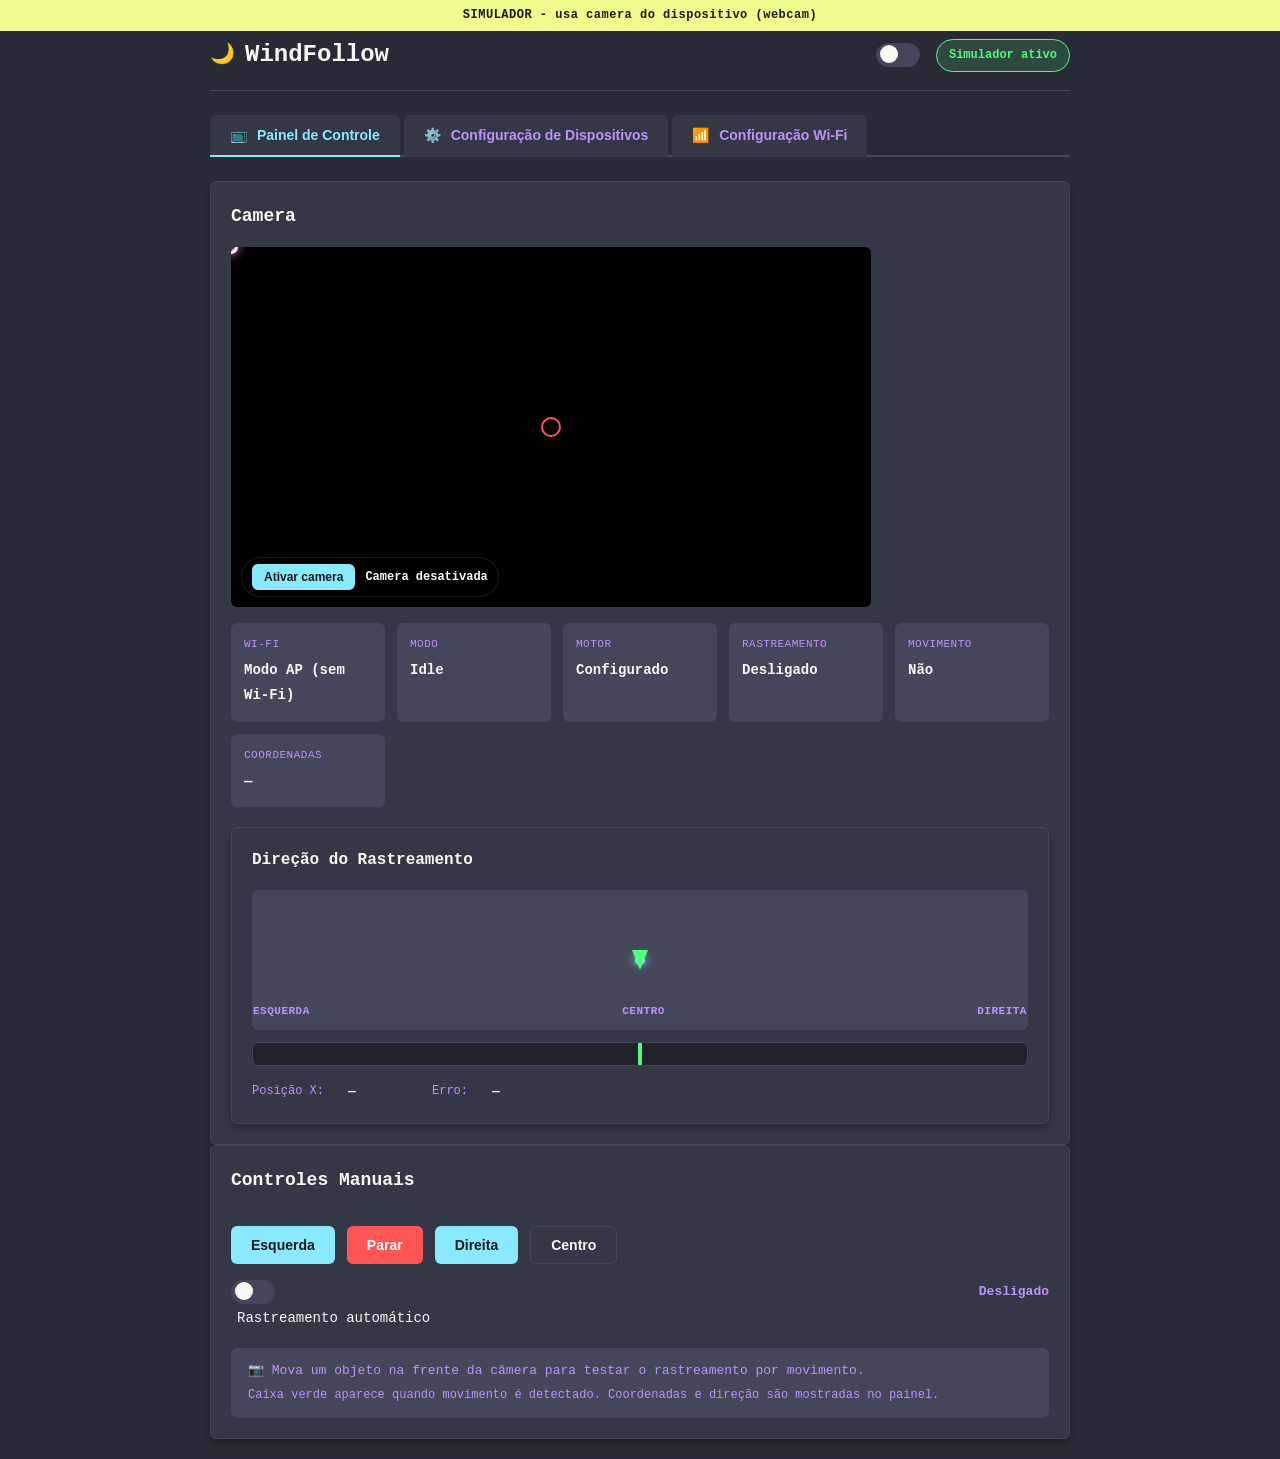
<file: simulator/index.html>
<!DOCTYPE html>
<html lang="pt-BR">
<head>
    <meta charset="UTF-8">
    <meta name="viewport" content="width=device-width, initial-scale=1.0">
    <title>WindFollow - Simulador ESP32</title>
    <link rel="stylesheet" href="css/style.css">
</head>
<body>
    <div class="simulator-badge">SIMULADOR - usa camera do dispositivo (webcam)</div>
    <div id="app">
        <header>
            <h1>WindFollow</h1>
            <div class="header-actions">
                <label class="theme-switch">
                    <input type="checkbox" id="theme-toggle" onchange="sim.toggleTheme()">
                    <span class="theme-slider"></span>
                </label>
                <div id="connection-status" class="status-indicator status-ok">Simulador ativo</div>
            </div>
        </header>

        <!-- Abas principais -->
        <nav class="tabs" id="main-tabs">
            <button class="tab active" data-tab="dashboard" onclick="sim.switchTab('dashboard', this)">
                <span class="tab-icon">📺</span> Painel de Controle
            </button>
            <button class="tab" data-tab="devices" onclick="sim.switchTab('devices', this)">
                <span class="tab-icon">⚙️</span> Configuração de Dispositivos
            </button>
            <button class="tab" data-tab="wifi" onclick="sim.switchTab('wifi', this)">
                <span class="tab-icon">📶</span> Configuração Wi-Fi
            </button>
        </nav>

        <main id="content">
            <!-- Aba: Painel de Controle -->
            <section id="tab-dashboard" class="tab-panel active">
                <div class="card">
                    <h2>Camera</h2>
                    <div class="video-placeholder">
                        <video id="cam-video" autoplay muted playsinline></video>
                        <canvas id="cam-canvas" style="display:none;"></canvas>
                        <div class="video-overlay">
                            <div class="crosshair"></div>
                            <div class="motion-box" id="motion-box" style="display:none;"></div>
                            <div class="target-dot" id="target-dot"></div>
                        </div>
                        <div class="video-controls">
                            <button class="btn btn-primary btn-small" id="btn-camera" onclick="sim.toggleCamera()">Ativar camera</button>
                            <span class="camera-status" id="camera-status">Camera desativada</span>
                        </div>
                    </div>
                    <div class="status-grid">
                        <div class="status-item">
                            <span class="label">Wi-Fi</span>
                            <span class="value" id="status-wifi">Modo AP</span>
                        </div>
                        <div class="status-item">
                            <span class="label">Modo</span>
                            <span class="value" id="status-mode">Idle</span>
                        </div>
                        <div class="status-item">
                            <span class="label">Motor</span>
                            <span class="value" id="status-motor">Parado</span>
                        </div>
                        <div class="status-item">
                            <span class="label">Rastreamento</span>
                            <span class="value" id="status-tracking">Desligado</span>
                        </div>
                        <div class="status-item">
                            <span class="label">Movimento</span>
                            <span class="value" id="status-motion">Não</span>
                        </div>
                        <div class="status-item">
                            <span class="label">Coordenadas</span>
                            <span class="value" id="status-coords">—</span>
                        </div>
                    </div>

                    <!-- Indicador visual de direção -->
                    <div class="direction-card">
                        <h3>Direção do Rastreamento</h3>
                        <div class="direction-visual">
                            <div class="direction-center"></div>
                            <div class="direction-arrow" id="direction-arrow"></div>
                            <div class="direction-labels">
                                <span class="dir-label dir-left">Esquerda</span>
                                <span class="dir-label dir-center">Centro</span>
                                <span class="dir-label dir-right">Direita</span>
                            </div>
                        </div>
                        <div class="direction-zone">
                            <div class="zone-bar" id="zone-bar"></div>
                        </div>
                        <div class="direction-info">
                            <span class="info-label">Posição X:</span>
                            <span class="info-value" id="info-pos-x">—</span>
                            <span class="info-label">Erro:</span>
                            <span class="info-value" id="info-error">—</span>
                        </div>
                    </div>
                </div>
                <div class="card controls-card">
                    <h2>Controles Manuais</h2>
                    <div class="btn-group">
                        <button class="btn btn-primary" onclick="sim.moveLeft()">Esquerda</button>
                        <button class="btn btn-danger" onclick="sim.stop()">Parar</button>
                        <button class="btn btn-primary" onclick="sim.moveRight()">Direita</button>
                        <button class="btn btn-outline" onclick="sim.centerTarget()">Centro</button>
                    </div>
                    <div class="control-row">
                        <label class="toggle">
                            <input type="checkbox" id="toggle-tracking" onchange="sim.toggleTracking(this.checked)">
                            <span class="toggle-slider"></span>
                            <span class="toggle-label nowrap">Rastreamento automático</span>
                        </label>
                        <span class="control-status" id="tracking-status">Desligado</span>
                    </div>
                    <div class="camera-hint">
                        <p>📷 Mova um objeto na frente da câmera para testar o rastreamento por movimento.</p>
                        <p class="hint-detail">Caixa verde aparece quando movimento é detectado. Coordenadas e direção são mostradas no painel.</p>
                    </div>
                </div>
            </section>

            <!-- Aba: Configuração de Dispositivos -->
            <section id="tab-devices" class="tab-panel">
                <div class="card">
                    <h2>Configuracao de Hardware (L298N)</h2>
                    <p class="hint">Esses valores sao enviados para o ESP32 e salvos na memoria (NVS/Preferences).</p>
                    <form id="form-settings">
                        <div class="form-group">
                            <label>GPIO IN1 (L298N) — sentido 1</label>
                            <input type="number" id="gpio_in1" min="0" max="48" value="45" placeholder="Ex: 45">
                            <span class="helper">Sinal da ESP32 ao L298N que define o sentido de rotação. IN1=HIGH + IN2=LOW gira em um sentido.</span>
                        </div>
                        <div class="form-group">
                            <label>GPIO IN2 (L298N) — sentido 2</label>
                            <input type="number" id="gpio_in2" min="0" max="48" value="46" placeholder="Ex: 46">
                            <span class="helper">Trabalha com o IN1 para inverter o sentido. IN1=LOW + IN2=HIGH gira no sentido contrário. Ambos LOW = motor parado.</span>
                        </div>
                        <div class="form-group">
                            <label>GPIO ENA (L298N) — velocidade (PWM)</label>
                            <input type="number" id="gpio_ena" min="0" max="48" value="21" placeholder="Ex: 21">
                            <span class="helper">Controla a velocidade via PWM (0% desligado, 100% máximo). Jumper ENA do módulo deve ser removido para a ESP32 controlar por PWM.</span>
                        </div>
                        <div class="form-group">
                            <label>Tensão do motor (V)</label>
                            <input type="number" id="motor_voltage" min="0" step="0.1" value="12.0" placeholder="Ex: 12">
                            <span class="helper">Apenas para exibição e registro. Não é medida pela ESP32.</span>
                        </div>
                        <div class="form-group">
                            <label>Zona morta (pixels)</label>
                            <input type="number" id="dead_zone" min="0" max="200" value="30">
                            <span class="helper">Tolerância central antes de corrigir. Evita que o motor fique corrigindo continuamente por pequenas oscilações.</span>
                        </div>
                        <div class="form-group">
                            <label>Sensibilidade</label>
                            <input type="number" id="sensitivity" min="1" max="1000" value="30">
                            <span class="helper">Limiar de diferença de quadros. Menor = mais sensível a movimentos pequenos.</span>
                        </div>
                        <div class="form-group">
                            <label>Área mínima (pixels)</label>
                            <input type="number" id="min_area" min="1" max="5000" value="100">
                            <span class="helper">Ignora regiões muito pequenas (ruído do sensor).</span>
                        </div>
                        <div class="form-group">
                            <label>Duração do pulso (ms)</label>
                            <input type="number" id="step_duration_ms" min="50" max="2000" value="150">
                            <span class="helper">Tempo de acionamento do motor a cada correção.</span>
                        </div>
                        <div class="form-group">
                            <label>Estabilização (ms)</label>
                            <input type="number" id="stabilization_ms" min="0" max="5000" value="300">
                            <span class="helper">Tempo de espera após o motor parar, antes de capturar o próximo quadro.</span>
                        </div>
                        <div class="form-actions">
                            <button type="button" class="btn btn-primary" id="btn-save">Salvar configuração</button>
                            <button type="button" class="btn btn-outline" onclick="sim.validate()">Validar pinos</button>
                            <button type="button" class="btn btn-outline" onclick="sim.reset()">Reset defaults</button>
                        </div>
                        <div id="msg-result" class="msg-result"></div>
                    </form>
                    <div class="info-card motor-info">
                        <h2>Ligação L298N ↔ ESP32</h2>
                        <div class="motor-table">
                            <div class="motor-row">
                                <span class="col">L298N</span>
                                <span class="col">ESP32</span>
                                <span class="col">Função</span>
                            </div>
                            <div class="motor-row">
                                <span class="col">IN1</span>
                                <span class="col">GPIO configurado (saída)</span>
                                <span class="col">Define sentido de rotação 1</span>
                            </div>
                            <div class="motor-row">
                                <span class="col">IN2</span>
                                <span class="col">Outro GPIO (saída)</span>
                                <span class="col">Define sentido de rotação 2</span>
                            </div>
                            <div class="motor-row">
                                <span class="col">ENA</span>
                                <span class="col">GPIO com PWM</span>
                                <span class="col">Controla velocidade</span>
                            </div>
                            <div class="motor-row">
                                <span class="col">GND</span>
                                <span class="col">GND da ESP32 + GND da fonte do motor</span>
                                <span class="col">Referência comum obrigatória</span>
                            </div>
                        </div>
                        <div class="motor-warnings">
                            <p><strong>⚠ Atenção:</strong> Padrão desta placa: IN1=45, IN2=46 e ENA=21, com o modem 4G desligado. Os GPIOs 0–20, 26–44, 47 e 48 pertencem à câmera, flash/PSRAM, SD, microfone e UART do modem.</p>
                            <p><strong>⚠ Alimentação:</strong> Nunca alimente o motor pelas GPIOs ou pelos 3,3V da ESP32. Use uma fonte separada adequada ao motor.</p>
                            <p><strong>⚠ GND comum:</strong> Ligue o GND da fonte do motor, do L298N e da ESP32 juntos (referência comum).</p>
                            <p><strong>⚠ Jumper ENA:</strong> Normalmente precisa ser removido para que a ESP32 controle o pino ENA por PWM.</p>
                        </div>
                    </div>
                </div>
                <div class="card info-card">
                    <h2>GPIOs do L298N (T-SIMCAM V1.3)</h2>
                    <p>Ligação padrão deste projeto, com o modem 4G desligado:</p>
                    <div class="occupied-list">
                        <span class="badge">IN1 = 45</span><span class="badge">IN2 = 46</span><span class="badge">ENA = 21</span>
                    </div>
                    <p class="hint">GPIO48 (PCIE_PWR) fica em LOW no boot. GPIO45/46 são strapping pins: o L298N não pode puxá-los para HIGH durante o boot. Evite 0-20, 26-44, 47 e 48.</p></div>
            </section>

            <!-- Aba: Configuração Wi-Fi -->
            <section id="tab-wifi" class="tab-panel">
                <div class="card setup-card">
                    <h2>Configuracao de Rede Wi-Fi</h2>

                    <div class="wifi-mode-card">
                        <div class="mode-badge" id="wifi-mode-badge">Modo: Access Point (AP)</div>
                        <div class="mode-info">
                            <strong>SSID atual:</strong> <span id="wifi-current-ssid">WindFollow-Setup</span><br>
                            <strong>IP do ESP32:</strong> <span id="wifi-local-ip">192.168.4.1</span><br>
                            <strong>mDNS local:</strong> <span id="wifi-mdns">http://windfollow.local/setup</span>
                        </div>
                    </div>

                    <div class="form-group">
                        <label>Redes Wi-Fi disponíveis</label>
                        <div style="display:flex; gap:8px; align-items:center;">
                            <select id="wifi-networks" class="network-select" style="flex:1;">
                                <option value="">Procurando redes...</option>
                            </select>
                            <button class="btn btn-outline btn-small" onclick="sim.scanWifi()">Atualizar</button>
                        </div>
                    </div>

                    <div class="form-group">
                        <label>Ou digite o nome da rede (SSID)</label>
                        <input type="text" id="wifi-ssid-manual" placeholder="Nome da rede">
                    </div>

                    <div class="form-group">
                        <label>Senha do Wi-Fi</label>
                        <input type="password" id="wifi-password" placeholder="Senha">
                    </div>

                    <div class="form-actions">
                        <button type="button" class="btn btn-primary" onclick="sim.connectWifi()">Conectar e salvar</button>
                    </div>
                    <div id="wifi-msg" class="msg-result"></div>

                    <div class="setup-hint">
                        <p>Depois de conectar, acesse o ESP32 pela rede local em:</p>
                        <p><strong>http://windfollow.local/setup</strong></p>
                        <p>Caso o mDNS não resolva, use o IP exibido acima.</p>
                    </div>
                </div>
            </section>
        </main>
    </div>
    <script src="js/app.js"></script>
</body>
</html>
</file>
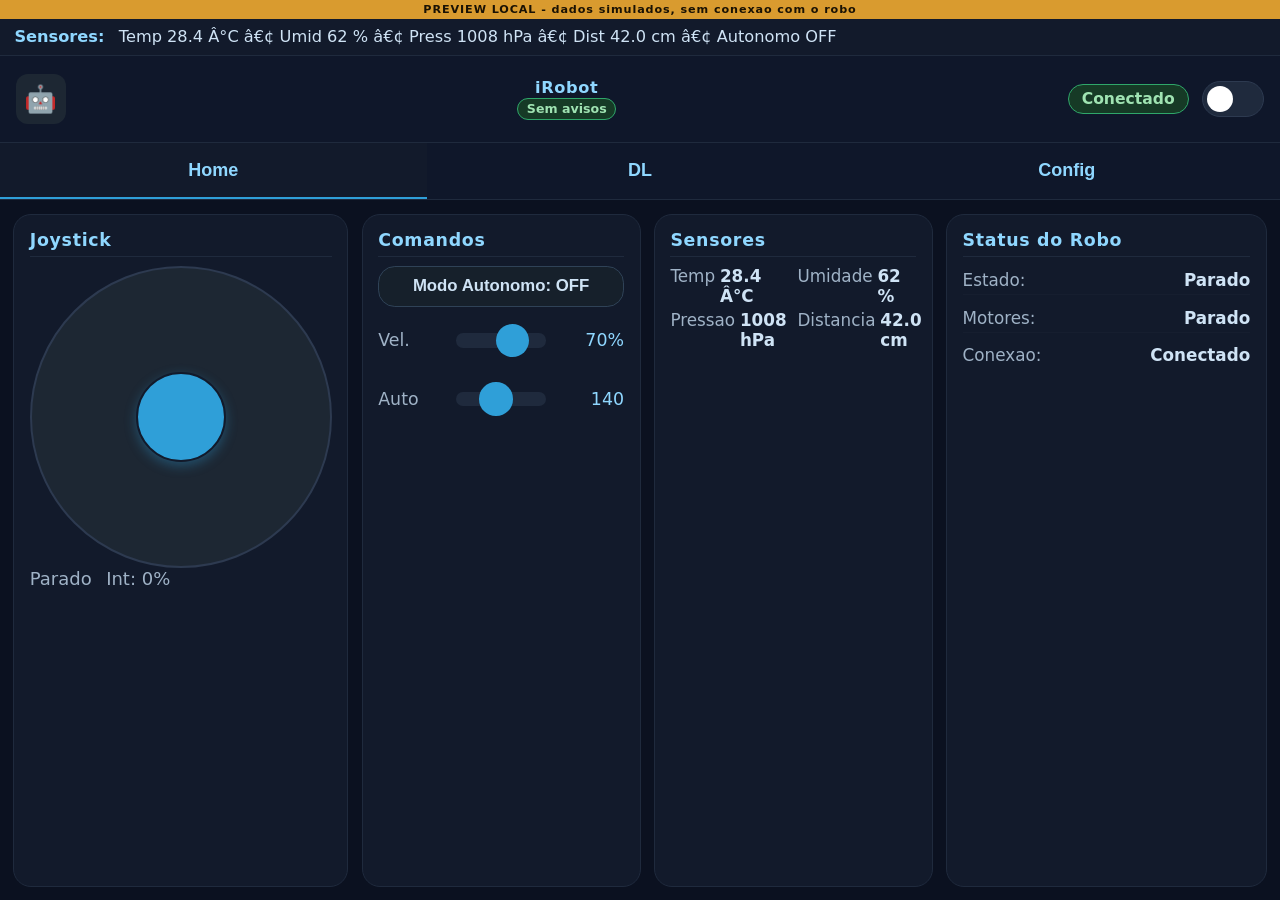
<file: firmware/irobot/preview/index.html>
<!DOCTYPE html>
<html lang="pt-BR">
<head>
  <meta charset="UTF-8">
  <meta name="viewport" content="width=device-width, initial-scale=1.0, maximum-scale=1.0, user-scalable=no">
  <meta name="theme-color" content="#0b1120">
  <meta name="apple-mobile-web-app-capable" content="yes">
  <meta name="apple-mobile-web-app-status-bar-style" content="black-translucent">
  <meta name="apple-mobile-web-app-title" content="iRobot">
  <link rel="manifest" href="manifest.json">
  <link rel="icon" type="image/png" sizes="32x32" href="favicon.png">
  <link rel="icon" type="image/svg+xml" href="/favicon.svg">
  <link rel="apple-touch-icon" sizes="192x192" href="icon-192.png">
  <title>iRobot - PREVIEW</title>
  <link rel="stylesheet" href="style.css?v=8">
  <style>
    body { padding-top: 18px; }
    .preview-banner {
      position: fixed; top: 0; left: 0; right: 0; z-index: 9999;
      background: #d99b2f; color: #1a1204; text-align: center;
      font-size: 0.7rem; font-weight: 800; letter-spacing: 0.08em;
      padding: 3px 8px;
    }
  </style>
</head>
<body>
  <div class="preview-banner">PREVIEW LOCAL - dados simulados, sem conexao com o robo</div>
  <div class="app">
    <!-- Letreiro de ambiente (topo, pequeno) -->
    <div class="ticker" id="ticker">
      <span class="ticker-label">Sensores:</span>
      <span class="ticker-text" id="ticker-text">Iniciando leituras...</span>
    </div>

    <!-- Header: logo, titulo + avisos no centro, conexao e tela cheia -->
    <header class="app-header">
      <div class="logo" id="app-logo">&#129302;</div>
      <div class="header-center">
        <h1 class="app-title" id="app-title">iRobot</h1>
        <div class="header-alerts" id="header-alerts"><span class="alert-chip ok">Sem avisos</span></div>
      </div>
      <div class="header-actions">
        <div id="badge-conn" class="badge offline">Desconectado</div>
        <label class="switch fullscreen-switch">
          <input type="checkbox" id="fs-toggle">
          <span class="slider-round"></span>
        </label>
        <span class="fs-hint" id="fs-hint">Tela cheia</span>
      </div>
    </header>

    <nav class="tabs" role="tablist">
      <button class="tab active" role="tab" aria-selected="true" data-tab="home">Home</button>
      <button class="tab" role="tab" aria-selected="false" data-tab="dl">DL</button>
      <button class="tab" role="tab" aria-selected="false" data-tab="config">Config</button>
    </nav>

    <!-- =================== HOME =================== -->
    <section class="panel panel-home" id="panel-home">
      <div class="home-grid">
        <!-- Coluna esquerda: joystick -->
        <aside class="home-col joy-col">
          <div class="card joy-card">
            <div class="card-title">Joystick</div>
            <div class="joystick-wrap">
              <div class="joystick-base" id="joy-base">
                <div class="joystick-center-dot"></div>
                <div class="joystick-knob" id="joy-knob"></div>
              </div>
              <div class="joy-readout">
                <span id="joy-dir">Parado</span>
                <span id="joy-int">Int: 0%</span>
              </div>
            </div>
          </div>
        </aside>

        <!-- Coluna central: comandos e, logo abaixo, sensores + status -->
        <section class="home-col center-col">

          <!-- Comandos restantes e leituras ocupam a faixa inferior -->
          <div class="home-bottom">
            <div class="card cmd-card">
              <div class="card-title">Comandos</div>
              <button class="btn btn-auto btn-block" id="btn-home-auto">Modo Autonomo: OFF</button>
              <div class="speed-row">
                <label class="speed-label">Vel.</label>
                <input type="range" id="home-speed" min="0" max="100" value="70" class="hslider">
                <span id="home-speed-val" class="speed-val">70%</span>
              </div>
              <div class="speed-row">
                <label class="speed-label">Auto</label>
                <input type="range" id="home-auto-speed" min="60" max="255" value="140" class="hslider">
                <span id="home-auto-speed-val" class="speed-val">140</span>
              </div>
            </div>
            <div class="card info-card">
              <div class="card-title">Sensores</div>
              <div class="env-grid">
                <div class="env-item"><span class="env-k">Temp</span><strong id="home-temp" class="env-v">--</strong></div>
                <div class="env-item"><span class="env-k">Umidade</span><strong id="home-hum" class="env-v">--</strong></div>
                <div class="env-item"><span class="env-k">Pressao</span><strong id="home-pres" class="env-v">--</strong></div>
                <div class="env-item"><span class="env-k">Distancia</span><strong id="home-dist" class="env-v">--</strong></div>
              </div>
            </div>
            <div class="card status-card">
              <div class="card-title">Status do Robo</div>
              <div class="status-row"><span class="status-k">Estado:</span><strong id="home-state" class="status-v">Parado</strong></div>
              <div class="status-row"><span class="status-k">Motores:</span><strong id="home-moving" class="status-v">Parado</strong></div>
              <div class="status-row"><span class="status-k">Conexao:</span><strong id="home-conn" class="status-v offline">Desconectado</strong></div>
            </div>
          </div>
        </section>
      </div>
    </section>

    <!-- =================== DL (antiga tela de teste) =================== -->
    <section class="panel panel-dl hidden" id="panel-dl">
      <div class="dl-wrap">
        <section class="dl-col-left">
          <div class="card joy-card">
            <div class="card-title">Joystick Diferencial</div>
            <div class="joystick-wrap">
              <div class="joystick-base" id="dl-joy-base">
                <div class="joystick-center-dot"></div>
                <div class="joystick-knob" id="dl-joy-knob"></div>
              </div>
              <div class="joy-readout">
                <span id="dl-joy-dir">Parado</span>
                <span id="dl-joy-int">Int: 0%</span>
              </div>
            </div>
          </div>
        </section>

        <section class="dl-col-right">
          <div class="card cmds-card">
            <div class="card-title">Comandos Rapidos</div>
            <div class="dpad">
              <button class="btn dpad-btn" id="dl-frente" data-dir="frente">Frente</button>
              <div class="dpad-row">
                <button class="btn dpad-btn" id="dl-esquerda" data-dir="esquerda">Esquerda</button>
                <button class="btn dpad-btn btn-stop" id="dl-stop">Parar</button>
                <button class="btn dpad-btn" id="dl-tras" data-dir="tras">Tras</button>
              </div>
              <button class="btn dpad-btn" id="dl-direita" data-dir="direita">Direita</button>
            </div>
          </div>

          <div class="card speed-card">
            <div class="card-title">Velocidade</div>
            <div class="slider-row">
              <label class="slider-label">Geral</label>
              <input type="range" id="dl-speed" min="0" max="100" value="70" class="hslider">
              <span id="dl-speed-val" class="speed-val">70%</span>
            </div>
            <div class="slider-row">
              <label class="slider-label">Autonomo</label>
              <input type="range" id="dl-auto-speed" min="60" max="255" value="140" class="hslider">
              <span id="dl-auto-speed-val" class="speed-val">140</span>
            </div>
          </div>

          <div class="card diff-card">
            <div class="card-title">Motores Independentes</div>
            <div class="slider-row">
              <label class="slider-label">Esquerda</label>
              <input type="range" id="dl-left" min="-100" max="100" value="0" class="hslider">
              <span id="dl-left-val" class="speed-val">0</span>
            </div>
            <div class="slider-row">
              <label class="slider-label">Direita</label>
              <input type="range" id="dl-right" min="-100" max="100" value="0" class="hslider">
              <span id="dl-right-val" class="speed-val">0</span>
            </div>
            <button class="btn btn-outline btn-block" id="dl-apply-diff">Aplicar Diferencial</button>
          </div>

          <div class="card pwm-card">
            <div class="card-title">Configuracao PWM</div>
            <div class="config-row"><label>Min</label><input type="number" id="dl-pwm-min" min="0" max="255" value="60" class="cfg-input"></div>
            <div class="config-row"><label>Max</label><input type="number" id="dl-pwm-max" min="0" max="255" value="255" class="cfg-input"></div>
            <div class="config-row"><label>Default</label><input type="number" id="dl-pwm-default" min="0" max="255" value="150" class="cfg-input"></div>
            <div class="config-row"><label>Vel. Autonomo</label><input type="number" id="dl-auto-speed-cfg" min="60" max="255" value="140" class="cfg-input"></div>
            <div class="config-row"><label>Motores</label><label class="switch inline"><input type="checkbox" id="dl-motors-enabled" checked><span class="slider-round"></span></label></div>
            <button class="btn btn-outline btn-block" id="dl-save-config">Salvar Configuracao</button>
          </div>

          <div class="card env-card">
            <div class="card-title">Ambiente</div>
            <div class="env-grid">
              <div class="env-item"><span class="env-k">Temp</span><strong id="dl-temp" class="env-v">--</strong></div>
              <div class="env-item"><span class="env-k">Umidade</span><strong id="dl-hum" class="env-v">--</strong></div>
              <div class="env-item"><span class="env-k">Pressao</span><strong id="dl-pres" class="env-v">--</strong></div>
              <div class="env-item"><span class="env-k">Distancia</span><strong id="dl-dist" class="env-v">--</strong></div>
            </div>
            <div class="env-status" id="dl-env-status">sensores: verificando...</div>
            <button class="btn btn-auto btn-block" id="dl-auto">Autonomo: OFF</button>
          </div>

          <div class="card advice-card">
            <div class="card-title">Avisos</div>
            <ul class="advice-list" id="dl-advice-list"><li class="advice-none">Nenhum aviso no momento</li></ul>
            <div class="env-status" id="dl-trend-status">tendencia: coletando dados...</div>
          </div>

          <div class="card sys-card">
            <div class="card-title">Sistema</div>
            <button class="btn btn-outline btn-block" id="dl-sys-info">Ler Status do Sistema</button>
            <div id="dl-system-info" class="sys-info"></div>
          </div>
        </section>
      </div>

      <div class="telemetry" id="dl-telemetry">
        <div class="tel-item"><span class="tel-label">Status:</span><span id="dl-tel-status" class="tel-value">Parado</span></div>
        <div class="tel-item"><span class="tel-label">Motor Esq:</span><span id="dl-tel-left" class="tel-value">0</span></div>
        <div class="tel-item"><span class="tel-label">Motor Dir:</span><span id="dl-tel-right" class="tel-value">0</span></div>
        <div class="tel-item"><span class="tel-label">Movendo:</span><span id="dl-tel-moving" class="tel-value">Nao</span></div>
        <div class="tel-item"><span class="tel-label">Conexao:</span><span id="dl-tel-conn" class="tel-value">Offline</span></div>
        <div class="tel-item"><span class="tel-label">Ultimo erro:</span><span id="dl-tel-api-error" class="tel-value offline">Nenhum</span></div>
      </div>

      <div class="alert alert-critical" id="dl-alert-fire" hidden>
        <strong>Possivel incendio</strong>
        <p id="dl-alert-fire-text">A temperatura subiu muito rapido. Verifique o ambiente imediatamente.</p>
        <button id="dl-btn-fire-ok" type="button">Entendi</button>
      </div>
      <div class="alert" id="dl-alert-stuck" hidden>
        <strong>Robo enroscado</strong>
        <p id="dl-alert-stuck-text">O modo autonomo foi desligado apos 100 obstaculos seguidos. Limpe o caminho e ligue novamente.</p>
        <button id="dl-btn-alert-ok" type="button">Entendi</button>
      </div>
    </section>

    <!-- =================== CONFIG =================== -->
    <section class="panel panel-config hidden" id="panel-config">
      <div class="config-wrap">
        <div class="card wifi-card">
          <div class="card-title">Wi-Fi</div>
          <div class="config-row">
            <label>Modo</label>
            <select id="cfg-wifi-mode" class="cfg-select">
              <option value="ap">Access Point (server)</option>
              <option value="sta">Cliente (client)</option>
            </select>
          </div>
          <div class="config-row sta-row" id="cfg-wifi-sta-row" style="display:none;">
            <label>SSID</label><input type="text" id="cfg-wifi-ssid" class="cfg-input" placeholder="Nome da rede">
          </div>
          <div class="config-row sta-row" id="cfg-wifi-pass-row" style="display:none;">
            <label>Senha</label><input type="password" id="cfg-wifi-pass" class="cfg-input" placeholder="Senha Wi-Fi">
          </div>
          <div class="config-row ap-row" id="cfg-wifi-ap-row">
            <label>SSID AP</label><input type="text" id="cfg-ap-ssid" class="cfg-input" value="Irobot-Setup">
          </div>
          <div class="config-row ap-row" id="cfg-wifi-ap-pass-row">
            <label>Senha AP</label><input type="password" id="cfg-ap-pass" class="cfg-input" value="irobot1234">
          </div>
          <button class="btn btn-outline btn-block" id="cfg-save-wifi">Salvar Wi-Fi</button>
        </div>

        <div class="card pwm-card">
          <div class="card-title">PWM / Motores</div>
          <div class="config-row"><label>Min</label><input type="number" id="cfg-pwm-min" min="0" max="255" value="60" class="cfg-input"></div>
          <div class="config-row"><label>Max</label><input type="number" id="cfg-pwm-max" min="0" max="255" value="255" class="cfg-input"></div>
          <div class="config-row"><label>Default</label><input type="number" id="cfg-pwm-default" min="0" max="255" value="150" class="cfg-input"></div>
          <div class="config-row"><label>Vel. Autonomo</label><input type="number" id="cfg-auto-speed" min="60" max="255" value="140" class="cfg-input"></div>
          <div class="config-row"><label>Motores habilitados</label><label class="switch inline"><input type="checkbox" id="cfg-motors-enabled" checked><span class="slider-round"></span></label></div>
          <button class="btn btn-outline btn-block" id="cfg-save-pwm">Salvar PWM</button>
        </div>

        <div class="card sys-card">
          <div class="card-title">Sistema</div>
          <button class="btn btn-outline btn-block" id="cfg-sys-info">Ler Status do Sistema</button>
          <div id="cfg-system-info" class="sys-info"></div>
          <div class="config-row" style="margin-top:12px;">
            <button class="btn btn-outline btn-block" id="cfg-restart">Reiniciar Robo</button>
          </div>
        </div>
      </div>
    </section>
  </div>

  <div class="alert alert-critical" id="alert-fire" hidden>
    <strong>Possivel incendio</strong>
    <p id="alert-fire-text">A temperatura subiu muito rapido. Verifique o ambiente imediatamente.</p>
    <button id="btn-fire-ok" type="button">Entendi</button>
  </div>
  <div class="alert" id="alert-stuck" hidden>
    <strong>Robo enroscado</strong>
    <p id="alert-stuck-text">O modo autonomo foi desligado apos 100 obstaculos seguidos. Limpe o caminho e ligue novamente.</p>
    <button id="btn-alert-ok" type="button">Entendi</button>
  </div>

  <script src="mock.js"></script>
  <script src="app.js?v=8"></script>
</body>
</html>
</file>
<file: simulator/css/style.css>
/* ============================================================================
   DESIGN SYSTEM — WIND FOLLOW
   Tema escuro (Dracula) por padrão. Tema claro disponível via atributo data-theme="light".
   ============================================================================ */

:root {
  /* --- Dracula (escuro) — padrão --- */
  --color-bg: #282a36;
  --color-bg-elevated: #343746;
  --color-bg-hover: #44475a;
  --color-bg-input: #21222c;
  --color-text: #f8f8f2;
  --color-text-muted: #bd93f9;
  --color-border: #44475a;
  --color-border-focus: #bd93f9;

  --color-primary: #8be9fd;     /* cyan */
  --color-primary-hover: #7bc7e6;
  --color-success: #50fa7b;     /* green */
  --color-danger: #ff5555;      /* red */
  --color-warning: #f1fa8c;     /* yellow */
  --color-info: #ff79c6;        /* pink */

  --color-status-ok-bg: rgba(80, 250, 123, 0.15);
  --color-status-ok-text: #50fa7b;

  --radius: 6px;
  --shadow: 0 4px 6px rgba(0, 0, 0, 0.3);
  --transition: all 0.2s ease;

  font-synthesis: none;
  text-rendering: optimizeLegibility;
}

[data-theme="light"] {
  /* --- Tema claro --- */
  --color-bg: #f3f4f6;
  --color-bg-elevated: #ffffff;
  --color-bg-hover: #e5e7eb;
  --color-bg-input: #ffffff;
  --color-text: #111827;
  --color-text-muted: #6b7280;
  --color-border: #d1d5db;
  --color-border-focus: #2563eb;

  --color-primary: #2563eb;
  --color-primary-hover: #1d4ed8;
  --color-success: #16a34a;
  --color-danger: #dc2626;
  --color-warning: #ca8a04;
  --color-info: #1d4ed8;

  --color-status-ok-bg: rgba(22, 163, 74, 0.15);
  --color-status-ok-text: #15803d;

  --radius: 8px;
  --shadow: 0 1px 3px rgba(0, 0, 0, 0.1);
}

/* ============================================================================
   RESET & BASE
   ============================================================================ */
* {
  box-sizing: border-box;
  margin: 0;
  padding: 0;
}

html {
  scroll-behavior: smooth;
}

body {
  font-family: -apple-system, BlinkMacSystemFont, 'Segoe UI', Roboto, Oxygen, Ubuntu, Cantarell, 'Fira Code', 'Consolas', monospace;
  background: var(--color-bg);
  color: var(--color-text);
  line-height: 1.6;
  transition: background-color 0.3s ease, color 0.3s ease;
}

.simulator-badge {
  position: fixed;
  top: 0;
  left: 0;
  right: 0;
  background: var(--color-warning);
  color: #1a1a1a;
  text-align: center;
  padding: 6px 12px;
  font-size: 12px;
  font-weight: 700;
  z-index: 1000;
  letter-spacing: 0.5px;
}

#app {
  max-width: 900px;
  margin: 0 auto;
  padding: 20px;
}

header {
  display: flex;
  justify-content: space-between;
  align-items: center;
  padding: 16px 0;
  border-bottom: 1px solid var(--color-border);
  margin-bottom: 24px;
}

header h1 {
  font-size: 24px;
  font-weight: 700;
  color: var(--color-text);
  display: flex;
  align-items: center;
  gap: 10px;
}

header h1::before {
  content: '🌙';
  font-size: 20px;
}

[data-theme="light"] header h1::before {
  content: '☀️';
}

.header-actions {
  display: flex;
  align-items: center;
  gap: 16px;
}

/* ============================================================================
   TEMA SWITCH
   ============================================================================ */
.theme-switch {
  position: relative;
  display: inline-block;
  width: 44px;
  height: 24px;
}

.theme-switch input {
  opacity: 0;
  width: 0;
  height: 0;
}

.theme-slider {
  position: absolute;
  cursor: pointer;
  top: 0;
  left: 0;
  right: 0;
  bottom: 0;
  background: var(--color-bg-hover);
  transition: 0.3s;
  border-radius: 24px;
  border: 1px solid var(--color-border);
}

.theme-slider:before {
  position: absolute;
  content: '';
  height: 18px;
  width: 18px;
  left: 3px;
  bottom: 3px;
  background: var(--color-text);
  transition: 0.3s;
  border-radius: 50%;
}

.theme-switch input:checked + .theme-slider {
  background: var(--color-primary);
}

.theme-switch input:checked + .theme-slider:before {
  transform: translateX(20px);
}

/* ============================================================================
   STATUS INDICATOR
   ============================================================================ */
.status-indicator {
  display: flex;
  align-items: center;
  gap: 6px;
  padding: 6px 12px;
  border-radius: 20px;
  font-size: 12px;
  font-weight: 600;
  background: var(--color-status-ok-bg);
  color: var(--color-status-ok-text);
  border: 1px solid var(--color-success);
}

/* ============================================================================
   TABS (ABAS)
   ============================================================================ */
.tabs {
  display: flex;
  gap: 4px;
  margin-bottom: 24px;
  border-bottom: 2px solid var(--color-border);
}

.tab {
  padding: 12px 20px;
  border: none;
  border-bottom: 2px solid transparent;
  background: var(--color-bg-elevated);
  color: var(--color-text-muted);
  font-size: 14px;
  font-weight: 600;
  cursor: pointer;
  transition: var(--transition);
  border-radius: var(--radius) var(--radius) 0 0;
  margin-bottom: -2px;
}

.tab:hover {
  background: var(--color-bg-hover);
  color: var(--color-text);
}

.tab.active {
  background: var(--color-bg-elevated);
  color: var(--color-primary);
  border-bottom: 2px solid var(--color-primary);
  border-color: var(--color-border) var(--color-border) var(--color-primary);
}

.tab-icon {
  margin-right: 6px;
}

/* ============================================================================
   PANELS
   ============================================================================ */
.tab-panel {
  display: none;
}

.tab-panel.active {
  display: block;
}

main {
  display: flex;
  flex-direction: column;
  gap: 20px;
}

.card {
  background: var(--color-bg-elevated);
  border: 1px solid var(--color-border);
  border-radius: var(--radius);
  padding: 20px;
  box-shadow: var(--shadow);
  transition: var(--transition);
}

.card h2 {
  font-size: 18px;
  font-weight: 600;
  margin-bottom: 16px;
  color: var(--color-text);
  display: flex;
  align-items: center;
  gap: 8px;
}

.hint {
  font-size: 13px;
  color: var(--color-text-muted);
  margin-bottom: 16px;
}

/* ============================================================================
   VIDEO / CAMERA
   ============================================================================ */
.video-placeholder {
  width: 100%;
  max-width: 640px;
  height: 360px;
  background: #000;
  border-radius: var(--radius);
  position: relative;
  overflow: hidden;
  margin-bottom: 16px;
}

.video-placeholder video {
  width: 100%;
  height: 100%;
  object-fit: cover;
  display: block;
}

.video-overlay {
  position: absolute;
  top: 0;
  left: 0;
  right: 0;
  bottom: 0;
  pointer-events: none;
}

.video-controls {
  position: absolute;
  bottom: 10px;
  left: 10px;
  display: flex;
  align-items: center;
  gap: 10px;
  background: rgba(0, 0, 0, 0.5);
  padding: 6px 10px;
  border-radius: 20px;
  pointer-events: auto;
  z-index: 10;
  border: 1px solid rgba(255,255,255,0.1);
}

.camera-status {
  color: #fff;
  font-size: 12px;
  font-weight: 600;
}

.camera-on {
  color: var(--color-success);
}

.crosshair {
  position: absolute;
  top: 50%;
  left: 50%;
  width: 20px;
  height: 20px;
  border: 2px solid var(--color-danger);
  border-radius: 50%;
  transform: translate(-50%, -50%);
  pointer-events: none;
}

.motion-box {
  position: absolute;
  border: 2px solid var(--color-success);
  pointer-events: none;
  box-shadow: 0 0 8px rgba(80, 250, 123, 0.5);
  background: rgba(80, 250, 123, 0.15);
}

.target-dot {
  position: absolute;
  width: 14px;
  height: 14px;
  background: var(--color-info);
  border: 3px solid #fff;
  border-radius: 50%;
  pointer-events: none;
  z-index: 15;
  box-shadow: 0 0 10px var(--color-info);
  transform: translate(-50%, -50%);
}

/* ============================================================================
   MOBILE FIRST - Responsividade
   ============================================================================ */
@media (max-width: 640px) {
  #app {
    padding: 10px;
  }

  header {
    flex-direction: column;
    gap: 12px;
    align-items: stretch;
    text-align: center;
  }

  .header-actions {
    justify-content: center;
    gap: 12px;
    flex-wrap: wrap;
  }

  header h1 {
    font-size: 20px;
  }

  .tabs {
    flex-wrap: wrap;
  }

  .tab {
    flex: 1;
    text-align: center;
    padding: 10px 6px;
    font-size: 13px;
  }

  .tab-icon {
    margin-right: 4px;
  }

  .card {
    padding: 16px;
  }

  .video-placeholder {
    max-width: 100%;
    height: 240px;
  }

  .btn-group {
    flex-direction: column;
    gap: 8px;
  }

  .btn {
    width: 100%;
    text-align: center;
  }

  .control-row {
    flex-direction: column;
    align-items: flex-start;
    gap: 10px;
  }

  .control-status {
    margin-left: 0;
    align-self: flex-start;
  }

  .form-actions {
    flex-direction: column;
  }

  .form-actions .btn {
    width: 100%;
  }

  .direction-card {
    margin-top: 16px;
    padding: 16px;
  }

  .direction-visual {
    height: 120px;
  }

  .direction-info {
    flex-direction: column;
    gap: 8px;
  }

  .info-value {
    min-width: auto;
  }

  .status-grid {
    grid-template-columns: 1fr;
  }

  .network-select {
    width: 100%;
  }

  .wifi-mode-card {
    flex-direction: column;
    gap: 10px;
    align-items: flex-start;
  }

  .mode-badge {
    align-self: flex-start;
  }
}

@media (min-width: 641px) and (max-width: 1024px) {
  .tab {
    padding: 10px 14px;
    font-size: 14px;
  }
  .card {
    padding: 18px;
  }
}

.motion-detected {
  color: var(--color-success);
  font-weight: 700;
}

.direction-left {
  color: var(--color-info);
  font-weight: 700;
}

.direction-right {
  color: var(--color-warning);
  font-weight: 700;
}

/* ============================================================================
   STATUS GRID
   ============================================================================ */
.status-grid {
  display: grid;
  grid-template-columns: repeat(auto-fit, minmax(140px, 1fr));
  gap: 12px;
}

.status-item {
  background: var(--color-bg-hover);
  padding: 12px;
  border-radius: var(--radius);
  border: 1px solid var(--color-border);
}

.status-item .label {
  font-size: 11px;
  color: var(--color-text-muted);
  display: block;
  margin-bottom: 4px;
  text-transform: uppercase;
  letter-spacing: 0.5px;
}

.status-item .value {
  font-size: 14px;
  font-weight: 600;
  color: var(--color-text);
}

/* ============================================================================
   CONTROLES
   ============================================================================ */
.controls-card {
  display: flex;
  flex-direction: column;
  gap: 16px;
}

.btn-group {
  display: flex;
  gap: 12px;
  flex-wrap: wrap;
}

.btn {
  padding: 10px 20px;
  border: none;
  border-radius: var(--radius);
  font-size: 14px;
  font-weight: 600;
  cursor: pointer;
  transition: var(--transition);
}

.btn:disabled {
  opacity: 0.5;
  cursor: not-allowed;
}

.btn-small {
  padding: 6px 12px;
  font-size: 12px;
}

.btn-primary {
  background: var(--color-primary);
  color: #1a1a1a;
}

.btn-primary:hover:not(:disabled) {
  background: var(--color-primary-hover);
  transform: translateY(-1px);
}

.btn-danger {
  background: var(--color-danger);
  color: #fff;
}

.btn-danger:hover:not(:disabled) {
  background: #ff3333;
  transform: translateY(-1px);
}

.btn-outline {
  background: transparent;
  color: var(--color-text);
  border: 1px solid var(--color-border);
}

.btn-outline:hover {
  background: var(--color-bg-hover);
  border-color: var(--color-primary);
}

/* Toggle switch */
.toggle-group {
  display: flex;
  align-items: center;
  gap: 12px;
}

.toggle {
  position: relative;
  display: inline-block;
  width: 44px;
  height: 24px;
}

.toggle input {
  opacity: 0;
  width: 0;
  height: 0;
}

.toggle-slider {
  position: absolute;
  cursor: pointer;
  top: 0;
  left: 0;
  right: 0;
  bottom: 0;
  background: var(--color-bg-hover);
  transition: 0.3s;
  border-radius: 24px;
  border: 1px solid var(--color-border);
}

.toggle-slider:before {
  position: absolute;
  content: '';
  height: 18px;
  width: 18px;
  left: 3px;
  bottom: 3px;
  background: var(--color-text);
  transition: 0.3s;
  border-radius: 50%;
}

.toggle input:checked + .toggle-slider {
  background: var(--color-primary);
}

.toggle input:checked + .toggle-slider:before {
  transform: translateX(20px);
}

.control-row {
  display: flex;
  align-items: center;
  gap: 12px;
  margin-bottom: 12px;
}

.control-label {
  font-size: 14px;
  color: var(--color-text);
}

.control-status {
  margin-left: auto;
  font-size: 13px;
  font-weight: 600;
  color: var(--color-primary);
}

.control-status.status-on {
  color: var(--color-success);
}

.control-status.status-off {
  color: var(--color-text-muted);
}

.hint-detail {
  font-size: 12px;
  color: var(--color-text-muted);
  margin-top: 4px;
}

.toggle-label {
  font-size: 14px;
  color: var(--color-text);
  margin-left: 6px;
  white-space: nowrap;
}

.camera-hint {
  margin-top: 16px;
  font-size: 13px;
  color: var(--color-text-muted);
  background: var(--color-bg-hover);
  padding: 12px 16px;
  border-radius: var(--radius);
  border: 1px solid var(--color-border);
}

/* ============================================================================
   FORMULÁRIOS
   ============================================================================ */
.form-group {
  margin-bottom: 16px;
}

.form-group label {
  display: block;
  font-size: 14px;
  font-weight: 600;
  margin-bottom: 6px;
  color: var(--color-text);
}

.form-group input,
.form-group select {
  width: 100%;
  padding: 10px 12px;
  border: 1px solid var(--color-border);
  border-radius: var(--radius);
  font-size: 14px;
  background: var(--color-bg-input);
  color: var(--color-text);
  transition: var(--transition);
}

.form-group input:focus,
.form-group select:focus {
  outline: none;
  border-color: var(--color-border-focus);
  box-shadow: 0 0 0 3px rgba(189, 147, 249, 0.1);
}

.helper {
  font-size: 12px;
  color: var(--color-text-muted);
  margin-top: 4px;
  display: block;
}

.form-actions {
  display: flex;
  gap: 10px;
  margin-top: 8px;
  flex-wrap: wrap;
}

/* ============================================================================
   MSG RESULT
   ============================================================================ */
.msg-result {
  margin-top: 12px;
  padding: 10px;
  border-radius: var(--radius);
  font-size: 13px;
  display: none;
  border: 1px solid transparent;
}

.msg-result.success {
  background: var(--color-status-ok-bg);
  color: var(--color-status-ok-text);
  border-color: var(--color-success);
}

.msg-result.error {
  background: rgba(255, 85, 85, 0.15);
  color: var(--color-danger);
  border-color: var(--color-danger);
}

.msg-result.info {
  background: rgba(255, 121, 198, 0.15);
  color: var(--color-info);
  border-color: var(--color-info);
}

/* ============================================================================
   WIFI SETUP CARD
   ============================================================================ */
.setup-card {
  max-width: 520px;
}

.wifi-mode-card {
  background: var(--color-bg-hover);
  border: 1px solid var(--color-border);
  border-radius: var(--radius);
  padding: 14px;
  margin-bottom: 16px;
  display: flex;
  justify-content: space-between;
  align-items: flex-start;
  gap: 12px;
}

.mode-badge {
  background: var(--color-primary);
  color: #1a1a1a;
  font-size: 11px;
  font-weight: 700;
  padding: 4px 8px;
  border-radius: 12px;
  text-transform: uppercase;
  letter-spacing: 0.5px;
}

.mode-info {
  font-size: 13px;
  color: var(--color-text-muted);
  line-height: 1.6;
}

.mode-info strong {
  color: var(--color-text);
}

.network-select {
  width: 100%;
  padding: 10px 12px;
  border: 1px solid var(--color-border);
  border-radius: var(--radius);
  font-size: 14px;
  background: var(--color-bg-input);
  color: var(--color-text);
  margin-top: 6px;
}

.setup-hint {
  margin-top: 16px;
  font-size: 13px;
  color: var(--color-text-muted);
  background: var(--color-bg-hover);
  padding: 12px;
  border-radius: var(--radius);
  border: 1px solid var(--color-border);
}

.setup-hint p {
  margin-bottom: 8px;
}

.setup-hint p:last-child {
  margin-bottom: 0;
}

.setup-hint strong {
  color: var(--color-text);
}

/* ============================================================================
   PINS OCCUPIED
   ============================================================================ */
.occupied-list {
  display: flex;
  flex-wrap: wrap;
  gap: 6px;
  margin-bottom: 12px;
}

.occupied-list .badge {
  background: var(--color-bg-hover);
  color: var(--color-text-muted);
  padding: 4px 8px;
  border-radius: 4px;
  font-size: 12px;
  font-weight: 600;
  border: 1px solid var(--color-border);
}

.info-card .hint {
  font-size: 12px;
  color: var(--color-text-muted);
  border-top: 1px solid var(--color-border);
  padding-top: 12px;
  margin-top: 12px;
}

/* ============================================================================
   DIREÇÃO VISUAL
   ============================================================================ */
.direction-card {
  background: var(--color-bg-elevated);
  border: 1px solid var(--color-border);
  border-radius: var(--radius);
  padding: 20px;
  box-shadow: var(--shadow);
  margin-top: 20px;
}

.direction-card h3 {
  font-size: 16px;
  font-weight: 600;
  margin-bottom: 16px;
  color: var(--color-text);
  display: flex;
  align-items: center;
  gap: 8px;
}

.direction-visual {
  position: relative;
  width: 100%;
  height: 140px;
  background: var(--color-bg-hover);
  border: 1px solid var(--color-border);
  border-radius: var(--radius);
  margin-bottom: 12px;
  overflow: hidden;
}

.direction-center {
  position: absolute;
  left: 50%;
  top: 50%;
  width: 10px;
  height: 10px;
  background: var(--color-primary);
  border-radius: 50%;
  transform: translate(-50%, -50%);
  z-index: 10;
  box-shadow: 0 0 10px var(--color-primary);
}

.direction-arrow {
  position: absolute;
  left: 50%;
  top: 50%;
  width: 0;
  height: 0;
  border-left: 8px solid transparent;
  border-right: 8px solid transparent;
  border-top: 20px solid var(--color-success);
  transform: translate(-50%, -50%);
  transition: left 0.1s ease;
  z-index: 20;
}

.direction-labels {
  position: absolute;
  bottom: 8px;
  left: 0;
  right: 0;
  display: flex;
  justify-content: space-between;
  font-size: 11px;
  font-weight: 600;
  color: var(--color-text-muted);
  pointer-events: none;
}

.dir-label {
  text-transform: uppercase;
  letter-spacing: 0.5px;
}

.direction-zone {
  height: 24px;
  background: var(--color-bg-input);
  border: 1px solid var(--color-border);
  border-radius: var(--radius);
  margin-bottom: 16px;
  overflow: hidden;
  position: relative;
}

.zone-bar {
  position: absolute;
  left: 50%;
  top: 0;
  bottom: 0;
  width: 4px;
  background: var(--color-success);
  transform: translateX(-50%);
  transition: left 0.1s ease;
  z-index: 5;
}

.direction-info {
  display: flex;
  gap: 24px;
  font-size: 13px;
}

.info-label {
  color: var(--color-text-muted);
  font-size: 12px;
}

.info-value {
  font-family: 'Fira Code', 'Consolas', monospace;
  color: var(--color-text);
  font-weight: 600;
  min-width: 60px;
  display: inline-block;
}

/* ============================================================================
   MOTOR INFO CARD
   ============================================================================ */
.motor-info {
  margin-top: 24px;
}

.motor-table {
  display: flex;
  flex-direction: column;
  gap: 6px;
  margin-bottom: 16px;
}

.motor-row {
  display: grid;
  grid-template-columns: 120px 1fr 1fr;
  gap: 12px;
  padding: 8px 10px;
  background: var(--color-bg-input);
  border: 1px solid var(--color-border);
  border-radius: var(--radius);
  font-size: 13px;
  color: var(--color-text);
}

.motor-row .col {
  overflow: hidden;
  text-overflow: ellipsis;
}

.motor-row:first-child {
  background: var(--color-bg-hover);
  font-weight: 600;
  color: var(--color-primary);
  border-bottom: 2px solid var(--color-border);
}

.motor-warnings {
  background: rgba(255, 121, 198, 0.1);
  border: 1px solid var(--color-info);
  border-radius: var(--radius);
  padding: 14px;
}

.motor-warnings p {
  margin-bottom: 10px;
  font-size: 13px;
  color: var(--color-text-muted);
  line-height: 1.5;
}

.motor-warnings p:last-child {
  margin-bottom: 0;
}

.motor-warnings strong {
  color: var(--color-info);
}

/* ============================================================================
   SCROLLBAR
   ============================================================================ */
::-webkit-scrollbar {
  width: 8px;
  height: 8px;
}

::-webkit-scrollbar-track {
  background: var(--color-bg);
}

::-webkit-scrollbar-thumb {
  background: var(--color-bg-hover);
  border-radius: 4px;
}

::-webkit-scrollbar-thumb:hover {
  background: var(--color-border);
}
</file>
<file: firmware/irobot/preview/style.css>
* { box-sizing: border-box; }

:root {
  /* Unidade base: acompanha largura e altura. Celular paisagem 667..960px. */
  --u: clamp(5px, min(1vw, 2vh), 12px);
  --gap: calc(var(--u) * 1.1);
  --pad: calc(var(--u) * 1.3);
  --radius: calc(var(--u) * 1.5);
}

html, body {
  margin: 0; padding: 0; width: 100%; height: 100%;
  height: 100dvh;
  background: #0b1120; color: #e8eef5;
  font-family: system-ui, -apple-system, "Segoe UI", Roboto, sans-serif;
  -webkit-user-select: none; user-select: none; touch-action: manipulation;
  overflow: hidden;
}
body { display: flex; flex-direction: column; }

.app {
  display: flex; flex-direction: column;
  width: 100%; height: 100%; height: 100dvh;
  min-height: 0; overflow: hidden;
}

/* ---------- Letreiro ---------- */
.ticker {
  flex: 0 0 auto;
  height: calc(var(--u) * 3.2);
  display: flex; align-items: center;
  background: #121a2b; color: #cfe3f5;
  font-size: calc(var(--u) * 1.35);
  padding: 0 calc(var(--u) * 1.2);
  overflow: hidden; white-space: nowrap;
  border-bottom: 1px solid #1f2a3d;
  z-index: 40;
}
.ticker-label { color: #8fd7ff; margin-right: calc(var(--u) * 1.2); font-weight: 700; flex: 0 0 auto; }
.ticker-text { display: inline-block; animation: ticker 20s linear infinite; }
@keyframes ticker { 0% { transform: translateX(100%); } 100% { transform: translateX(-100%); } }

/* ---------- Header ---------- */
.app-header {
  flex: 0 0 auto;
  display: flex; align-items: center; justify-content: space-between;
  height: calc(var(--u) * 7.2);
  padding: 0 var(--pad);
  background: #0f172a; border-bottom: 1px solid #1f2a3d;
  z-index: 30; gap: var(--gap);
}
.logo {
  font-size: calc(var(--u) * 2.2);
  width: calc(var(--u) * 4.2); height: calc(var(--u) * 4.2);
  display: flex; align-items: center; justify-content: center;
  border-radius: calc(var(--u) * 1); background: #1d2733; flex: 0 0 auto;
}
.header-center {
  display: flex; flex-direction: column; align-items: center; justify-content: center;
  gap: calc(var(--u) * 0.2); min-width: 0; flex: 1 1 auto;
}
.app-title {
  margin: 0; font-size: calc(var(--u) * 1.35); font-weight: 800;
  letter-spacing: 0.04em; color: #8fd7ff; line-height: 1.05;
}
.header-alerts {
  display: flex; flex-wrap: nowrap; gap: calc(var(--u) * 0.4);
  justify-content: center; max-width: 100%; overflow: hidden;
}
.alert-chip {
  font-size: calc(var(--u) * 1.05); font-weight: 700;
  padding: calc(var(--u) * 0.2) calc(var(--u) * 0.7);
  border-radius: calc(var(--u) * 1.2); white-space: nowrap;
  border: 1px solid transparent;
}
.alert-chip.ok { background: #163a26; color: #9fe3b2; border-color: #2fa76a; }
.alert-chip.info { background: #16283a; color: #9fd0ff; border-color: #2f7fd8; }
.alert-chip.warn { background: #3a2a16; color: #ffd479; border-color: #d99b2f; }
.alert-chip.crit { background: #3a1f24; color: #ffb3b3; border-color: #d64553; animation: pulse 1.2s ease-in-out infinite; }
@keyframes pulse { 50% { opacity: 0.55; } }

.header-actions { display: flex; align-items: center; gap: var(--gap); flex: 0 0 auto; }
.badge {
  padding: calc(var(--u) * 0.4) calc(var(--u) * 1.1);
  border-radius: calc(var(--u) * 1.4); font-size: calc(var(--u) * 1.3); font-weight: 700;
  background: #1f2a3d; color: #9fb2c6; border: 1px solid #2d3a50; white-space: nowrap;
}
.badge.online { background: #163a26; color: #9fe3b2; border-color: #2fa76a; }
.badge.offline { background: #3a2428; color: #ffb3b3; border-color: #d64553; }

/* Switch de tela cheia */
.fullscreen-switch, .switch.inline {
  position: relative; display: inline-block; flex: 0 0 auto;
  width: calc(var(--u) * 5.2); height: calc(var(--u) * 3.0);
}
.fullscreen-switch input, .switch.inline input { opacity: 0; width: 0; height: 0; }
.slider-round {
  position: absolute; cursor: pointer; inset: 0; background: #1f2a3d;
  border: 1px solid #2d3a50; border-radius: calc(var(--u) * 2); transition: .2s;
}
.slider-round:before {
  position: absolute; content: "";
  height: calc(var(--u) * 2.2); width: calc(var(--u) * 2.2);
  left: calc(var(--u) * 0.3); bottom: calc(var(--u) * 0.3);
  background: #fff; border-radius: 50%; transition: .2s;
}
.fullscreen-switch input:checked + .slider-round,
.switch.inline input:checked + .slider-round { background: #2f9fd8; border-color: #2f9fd8; }
.fullscreen-switch input:checked + .slider-round:before,
.switch.inline input:checked + .slider-round:before { transform: translateX(calc(var(--u) * 2.7)); }
.fs-hint { font-size: calc(var(--u) * 1.15); color: #8fd7ff; display: none; white-space: nowrap; }
.fullscreen-switch input:checked ~ .fs-hint { display: inline; }

/* ---------- Tabs ---------- */
.tabs {
  flex: 0 0 auto; display: flex; height: calc(var(--u) * 4.8);
  background: #0f172a; border-bottom: 1px solid #1f2a3d;
}
.tab {
  flex: 1; padding: 0; border: 0; background: transparent; color: #8fd7ff;
  font-size: calc(var(--u) * 1.5); font-weight: 700; cursor: pointer;
  border-bottom: 2px solid transparent;
}
.tab.active { color: #8fd7ff; border-bottom-color: #2f9fd8; background: #121a2b; }

/* ---------- PainÃƒÂ©is ---------- */
.panel { display: none; flex: 1 1 auto; min-height: 0; overflow: hidden; flex-direction: column; }
.panel.active { display: flex; }

/* ---------- HOME ---------- */
.panel-home { position: relative; }
.home-grid {
  display: grid;
  grid-template-columns: minmax(0, 1fr) minmax(0, 2.7fr);
  grid-template-rows: minmax(0, 1fr);
  gap: var(--gap); padding: var(--gap);
  height: 100%; min-height: 0; overflow: hidden;
}
.home-col { display: grid; gap: var(--gap); min-height: 0; min-width: 0; }
.joy-col { grid-column: 1; grid-template-rows: minmax(0, 1fr); }
.center-col { grid-column: 2; grid-template-rows: 1fr; }
.home-bottom {
  display: grid;
  grid-template-columns: minmax(0, 1fr) minmax(0, 1fr) minmax(0, 1.15fr);
  grid-template-rows: 1fr;
  gap: var(--gap); min-height: 0; height: 100%;
}
.home-bottom .card { min-height: 0; }

/* Cards: sempre preenchem o retÃƒÂ¢ngulo disponÃƒÂ­vel */
.card {
  background: #121a2b; border: 1px solid #1f2a3d;
  border-radius: var(--radius); padding: var(--pad);
  display: flex; flex-direction: column; gap: calc(var(--u) * 0.7);
  min-height: 0; min-width: 0; overflow: hidden;
}
.card-title {
  margin: 0; font-size: calc(var(--u) * 1.45); font-weight: 800;
  letter-spacing: 0.04em; color: #8fd7ff;
  border-bottom: 1px solid #1f2a3d;
  padding-bottom: calc(var(--u) * 0.5); flex: 0 0 auto;
}

/* Joystick */
.joy-wrap { flex: 1 1 auto; min-height: 0; display: flex; flex-direction: column; align-items: center; justify-content: center; gap: calc(var(--u) * 0.8); }
.joystick-base {
  position: relative;
  width: min(100%, calc(var(--u) * 30));
  aspect-ratio: 1 / 1;
  border-radius: 50%; background: #1d2733;
  border: 2px solid #2d3a50; touch-action: none;
  flex: 0 1 auto;
}
.joystick-center-dot {
  position: absolute; left: 50%; top: 50%;
  width: calc(var(--u) * 1.3); height: calc(var(--u) * 1.3);
  background: #2d3a50; border-radius: 50%; transform: translate(-50%, -50%);
}
.joystick-knob {
  position: absolute; left: 50%; top: 50%;
  width: calc(var(--u) * 7.5); height: calc(var(--u) * 7.5);
  background: #2f9fd8; border-radius: 50%; transform: translate(-50%, -50%);
  border: 2px solid #121a2b; box-shadow: 0 4px 12px rgba(47,159,216,0.35);
  cursor: grab; touch-action: none;
}
.joy-readout { display: flex; gap: calc(var(--u) * 1.2); font-size: calc(var(--u) * 1.5); color: #9fb2c6; flex: 0 0 auto; }

/* D-pad */
.dpad {
  display: grid;
  grid-template-columns: repeat(3, minmax(0, 1fr));
  grid-template-rows: repeat(3, minmax(0, 1fr));
  gap: calc(var(--u) * 0.8);
  flex: 1 1 auto; min-height: 0;
}
.dpad-row { display: contents; }
.btn {
  border: 0; border-radius: calc(var(--u) * 1.4);
  background: #1d2733; color: #e8eef5;
  font-size: calc(var(--u) * 1.7); font-weight: 800; cursor: pointer;
  -webkit-tap-highlight-color: transparent;
  display: flex; flex-direction: column; align-items: center; justify-content: center;
  gap: calc(var(--u) * 0.25); min-height: 0; min-width: 0; overflow: hidden;
  transition: background .1s, transform .05s;
}
.btn span { font-size: calc(var(--u) * 1.15); color: #9fb2c6; line-height: 1; }
.btn:active, .btn.active { background: #2f9fd8; transform: scale(0.96); }
.btn:active span, .btn.active span { color: #eaf7ff; }
.btn-stop { background: #3a1f24; }
.btn-stop span { color: #ffb3b3; }
.btn-stop:active, .btn-stop.active { background: #d64553; }
.btn-outline { background: transparent; border: 1px solid #2d3a50; color: #8fd7ff; }
.btn-outline:active { background: #1f2a3d; }
.btn-block {
  width: 100%; flex-direction: row; flex: 0 0 auto;
  padding: calc(var(--u) * 0.8) calc(var(--u) * 1.2);
  font-size: calc(var(--u) * 1.4); justify-content: center;
}
.btn-auto { background: #16202b; border: 1px solid #2f4257; color: #cfe3f5; }
.btn-auto.on { background: #1f7a4d; border-color: #2fa76a; color: #eafff3; }

/* Velocidade */
.speed-row { display: flex; align-items: center; gap: calc(var(--u) * 0.8); flex: 0 0 auto; min-height: calc(var(--u) * 4.2); }
.speed-label { font-size: calc(var(--u) * 1.45); color: #9fb2c6; width: calc(var(--u) * 5.5); flex: 0 0 auto; }
.hslider { -webkit-appearance: none; width: 100%; height: calc(var(--u) * 1.2); border-radius: calc(var(--u) * 0.6); background: #1f2a3d; outline: 0; }
.hslider::-webkit-slider-thumb { -webkit-appearance: none; width: calc(var(--u) * 2.8); height: calc(var(--u) * 2.8); border-radius: 50%; background: #2f9fd8; cursor: pointer; }
.speed-val { font-size: calc(var(--u) * 1.45); color: #8fd7ff; min-width: calc(var(--u) * 5.5); text-align: right; flex: 0 0 auto; font-variant-numeric: tabular-nums; }

/* Sensores / status */
.env-grid { display: grid; grid-template-columns: 1fr 1fr; gap: calc(var(--u) * 0.4) calc(var(--u) * 0.9); }
.env-item { display: flex; justify-content: space-between; font-size: calc(var(--u) * 1.4); gap: calc(var(--u) * 0.4); }
.env-k { color: #9fb2c6; }
.env-v { color: #cfe3f5; font-variant-numeric: tabular-nums; }
.status-row { display: flex; justify-content: space-between; font-size: calc(var(--u) * 1.4); padding: calc(var(--u) * 0.35) 0; border-bottom: 1px solid #161e2f; gap: calc(var(--u) * 0.4); }
.status-row:last-child { border-bottom: 0; }
.status-k { color: #9fb2c6; }
.status-v { color: #cfe3f5; text-align: right; }

/* ---------- DL ---------- */
.panel-dl { position: relative; }
.dl-wrap {
  display: grid; grid-template-columns: minmax(0, 1fr) minmax(0, 2.7fr);
  gap: var(--gap); padding: var(--gap);
  padding-bottom: calc(var(--u) * 6);
  height: 100%; min-height: 0; overflow: hidden;
}
.dl-col-left, .dl-col-right { display: flex; flex-direction: column; gap: var(--gap); min-height: 0; min-width: 0; }
.dl-col-left { grid-column: 1; }
.dl-col-right { grid-column: 2; overflow-y: auto; }
.dl-col-right .card { flex: 0 0 auto; }
.dl-col-left .joystick-base { width: min(100%, calc(var(--u) * 22)); }
.telemetry {
  position: absolute; bottom: 0; left: 0; right: 0;
  background: #121a2b; border-top: 1px solid #1f2a3d;
  display: grid; grid-template-columns: repeat(auto-fit, minmax(calc(var(--u) * 16), 1fr));
  gap: calc(var(--u) * 0.6); padding: calc(var(--u) * 0.6) var(--pad);
  font-size: calc(var(--u) * 1.2); z-index: 20;
}
.tel-item { display: flex; justify-content: space-between; gap: calc(var(--u) * 0.8); }
.tel-label { color: #9fb2c6; }
.tel-value { color: #cfe3f5; font-variant-numeric: tabular-nums; }
.tel-value.online { color: #9fe3b2; }
.tel-value.offline { color: #ffb3b3; }
.slider-row { display: flex; align-items: center; gap: calc(var(--u) * 0.8); }
.slider-label { font-size: calc(var(--u) * 1.25); color: #9fb2c6; width: calc(var(--u) * 9); flex: 0 0 auto; }
.config-row { display: flex; justify-content: space-between; align-items: center; gap: calc(var(--u) * 0.8); padding: calc(var(--u) * 0.4) 0; border-bottom: 1px solid #161e2f; }
.config-row:last-child { border-bottom: 0; }
.config-row label { font-size: calc(var(--u) * 1.25); color: #9fb2c6; }

/* ---------- Alertas ---------- */
.alert {
  position: fixed; top: calc(var(--u) * 8); left: 50%; transform: translateX(-50%);
  padding: calc(var(--u) * 1.2) calc(var(--u) * 1.8); border-radius: calc(var(--u) * 1.2);
  z-index: 100; background: #121a2b; border: 1px solid #1f2a3d;
  box-shadow: 0 8px 24px rgba(0,0,0,.4);
  max-width: 90%; font-size: calc(var(--u) * 1.4);
}
.alert-critical { background: #2a1f22; border-color: #d64553; color: #ffb3b3; }
.alert button { margin-top: calc(var(--u) * 0.8); background: #2f9fd8; border: 0; border-radius: calc(var(--u) * 1); color: #fff; padding: calc(var(--u) * 0.5) calc(var(--u) * 1.4); font-size: calc(var(--u) * 1.3); cursor: pointer; }
.advice-list { margin: calc(var(--u) * 0.4) 0 0 0; padding-left: calc(var(--u) * 2); font-size: calc(var(--u) * 1.25); color: #9fb2c6; }
.advice-none { color: #5c6b7c; }
.env-status { font-size: calc(var(--u) * 1.2); color: #9fb2c6; }

/* ---------- Config ---------- */
.config-wrap {
  display: grid; grid-template-columns: 1fr 1fr;
  gap: var(--gap); padding: var(--gap);
  height: 100%; min-height: 0; overflow-y: auto;
}
.config-wrap > .card { height: fit-content; min-height: 0; }
.cfg-input, .cfg-select {
  background: #1d2733; border: 1px solid #2d3a50; color: #e8eef5;
  border-radius: calc(var(--u) * 1); padding: calc(var(--u) * 0.5) calc(var(--u) * 0.9);
  font-size: calc(var(--u) * 1.35); min-width: 0;
}
.sys-info { font-size: calc(var(--u) * 1.2); white-space: pre-wrap; color: #9fb2c6; overflow: auto; }
.sta-row { display: none; }

/* Celulares paisagem baixos (ex.: 844x390): compacta sem perder o retÃƒÂ¢ngulo */
@media screen and (orientation: landscape) and (max-height: 420px) {
  :root { --u: clamp(5.5px, min(1.05vw, 2.15vh), 11px); }
  .app-header { height: calc(var(--u) * 4.8); }
  .ticker { height: calc(var(--u) * 2.3); }
  .btn-block { padding: calc(var(--u) * 0.95) calc(var(--u) * 1.2); font-size: calc(var(--u) * 1.45); }
  .home-bottom .card { padding: calc(var(--u) * 0.8); gap: calc(var(--u) * 0.45); }
  .speed-row { min-height: calc(var(--u) * 3.6); }
  .hslider { height: calc(var(--u) * 1.1); }
  .hslider::-webkit-slider-thumb { width: calc(var(--u) * 2.5); height: calc(var(--u) * 2.5); }
  .joystick-base { width: min(100%, calc(var(--u) * 24)); }
}

/* Retrato: mantÃƒÂ©m tudo escalado e permite rolagem */
@media screen and (orientation: portrait) {
  :root { --u: clamp(6px, min(1.8vw, 1.1vh), 12px); }
  .home-grid { grid-template-columns: minmax(0, 1fr); grid-template-rows: auto minmax(0, 1fr); overflow-y: auto; }
  .joy-col { grid-column: 1; grid-row: 1; }
  .center-col { grid-column: 1; grid-row: 2; }
  .home-bottom { grid-template-columns: 1fr; grid-template-rows: auto auto auto; height: auto; }
}

.hidden { display: none !important; }
</file>
